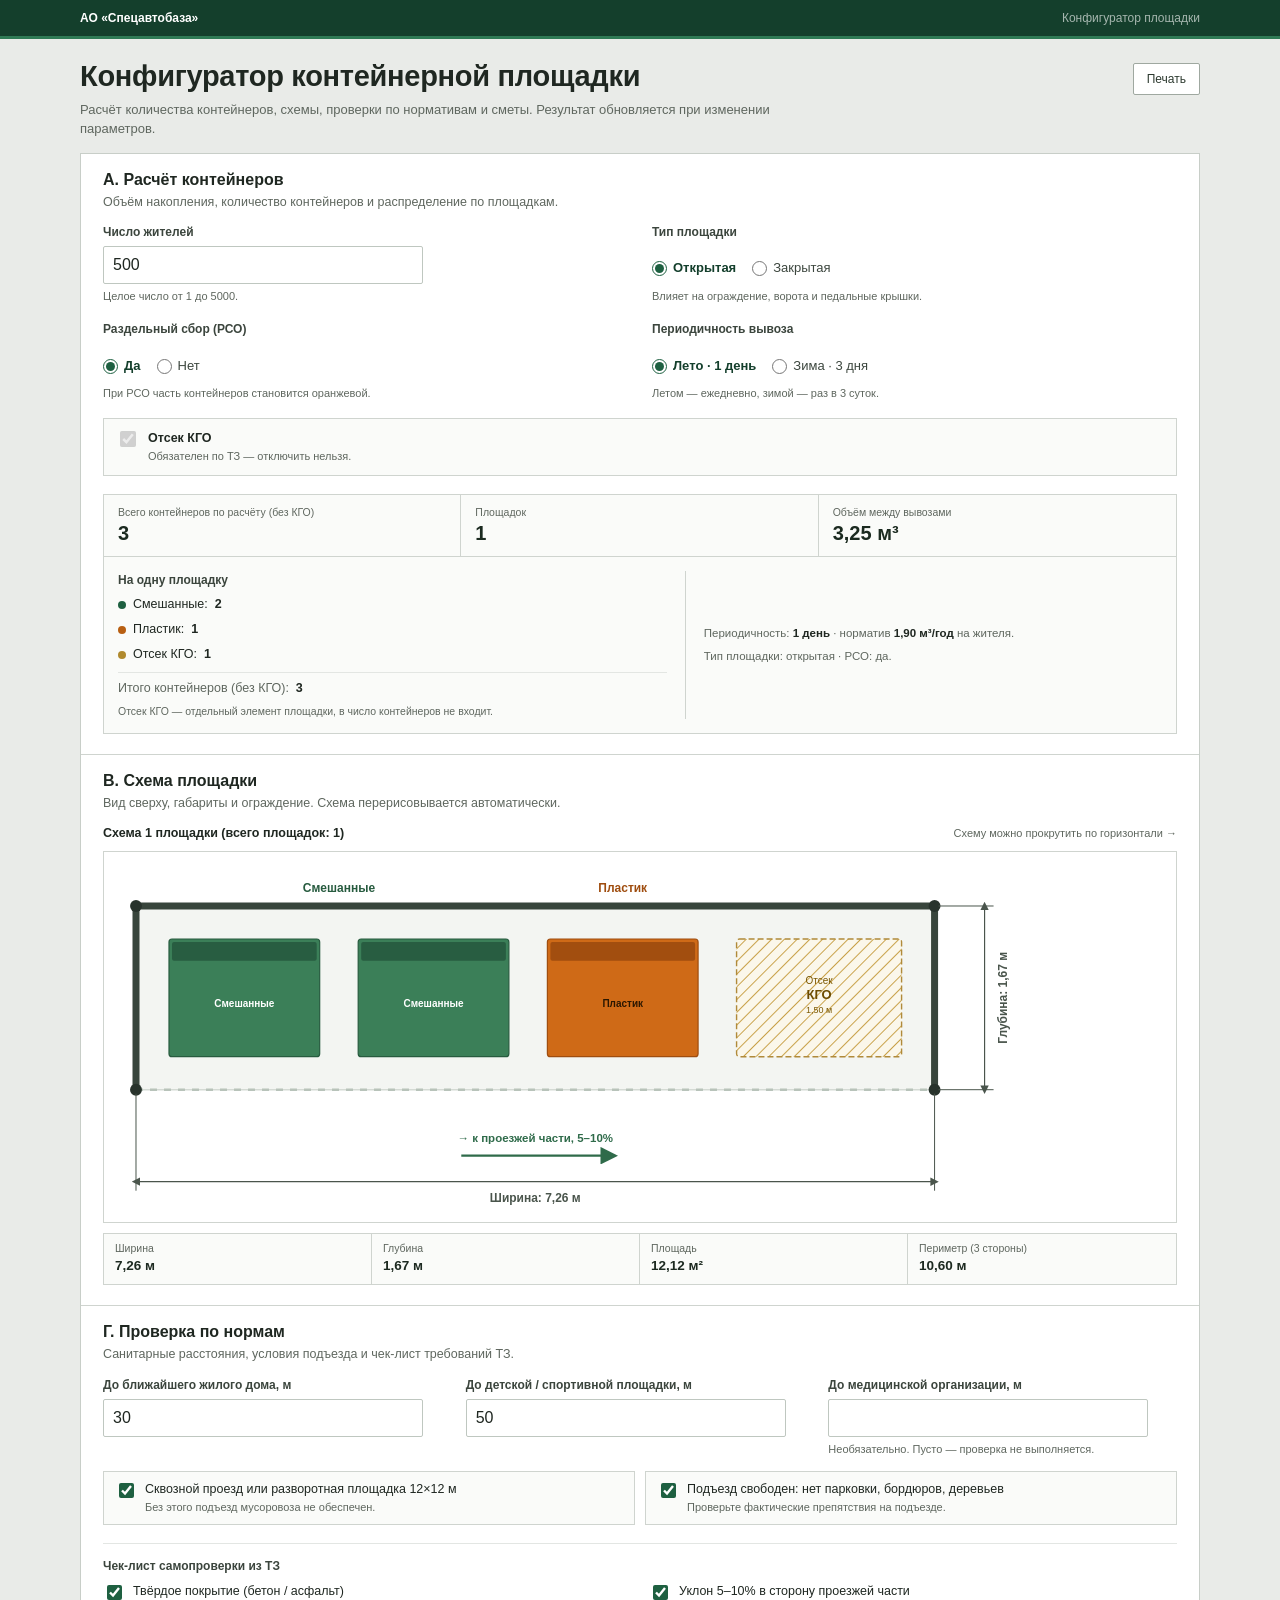
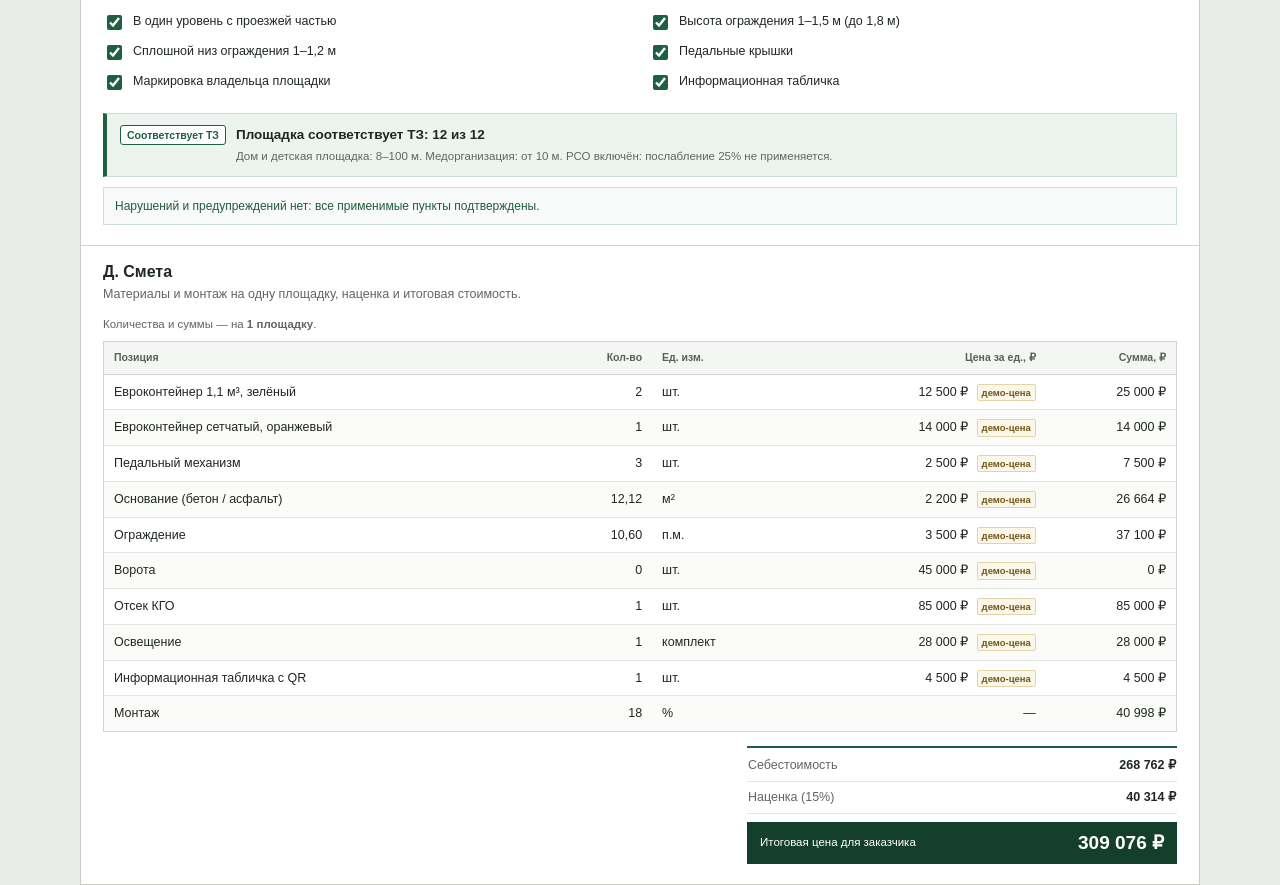
<file: sabproject/index.html>
<!DOCTYPE html>
<html lang="ru">
<head>
  <meta charset="utf-8">
  <meta name="viewport" content="width=device-width, initial-scale=1">
  <meta name="description" content="Конфигуратор контейнерной площадки АО «Спецавтобаза»: расчёт контейнеров, схема, проверка норм и смета.">
  <title>Конфигуратор контейнерной площадки — АО «Спецавтобаза»</title>
  <link rel="stylesheet" href="style.css">
</head>
<body>
  <header class="topbar">
    <div class="topbar-inner wrap">
      <span class="org" id="orgName">АО «Спецавтобаза»</span>
      <span class="topbar-note">Конфигуратор площадки</span>
    </div>
  </header>

  <main class="wrap page">
    <div class="page-title">
      <div class="page-title-main">
        <h1>Конфигуратор контейнерной площадки</h1>
        <p>Расчёт количества контейнеров, схемы, проверки по нормативам и сметы. Результат обновляется при изменении параметров.</p>
      </div>
      <div class="page-actions">
        <button type="button" class="print-button" id="printBtn">Печать</button>
      </div>
    </div>

    <div class="layout">
    <!-- Блок А. Расчёт контейнеров -->
    <section class="card" id="block-a" aria-labelledby="a-title">
      <div class="card-head">
        <h2 id="a-title">А. Расчёт контейнеров</h2>
        <p class="card-sub">Объём накопления, количество контейнеров и распределение по площадкам.</p>
      </div>

      <div class="card-body">
        <div class="form-grid">
          <div class="field">
            <label for="residents">Число жителей</label>
            <input id="residents" type="number" inputmode="numeric" min="1" max="5000" step="1"
                   autocomplete="off" aria-describedby="residentsHint residentsError">
            <p class="hint" id="residentsHint">Целое число от 1 до 5000.</p>
            <p class="field-error" id="residentsError" role="alert" hidden></p>
          </div>

          <div class="field">
            <span class="label" id="siteTypeLabel">Тип площадки</span>
            <div class="segmented" role="radiogroup" aria-labelledby="siteTypeLabel">
              <label>
                <input type="radio" name="siteType" value="open">
                <span>Открытая</span>
              </label>
              <label>
                <input type="radio" name="siteType" value="closed">
                <span>Закрытая</span>
              </label>
            </div>
            <p class="hint">Влияет на ограждение, ворота и педальные крышки.</p>
          </div>

          <div class="field">
            <span class="label" id="rsoLabel">Раздельный сбор (РСО)</span>
            <div class="segmented" role="radiogroup" aria-labelledby="rsoLabel">
              <label>
                <input type="radio" name="rso" value="yes">
                <span>Да</span>
              </label>
              <label>
                <input type="radio" name="rso" value="no">
                <span>Нет</span>
              </label>
            </div>
            <p class="hint">При РСО часть контейнеров становится оранжевой.</p>
          </div>

          <div class="field">
            <span class="label" id="seasonLabel">Периодичность вывоза</span>
            <div class="segmented" role="radiogroup" aria-labelledby="seasonLabel">
              <label>
                <input type="radio" name="season" value="summer">
                <span id="seasonSummerLabel">Лето · 1 день</span>
              </label>
              <label>
                <input type="radio" name="season" value="winter">
                <span id="seasonWinterLabel">Зима · 3 дня</span>
              </label>
            </div>
            <p class="hint" id="seasonHint">Летом — ежедневно, зимой — раз в 3 суток.</p>
          </div>

          <label class="switch-card" for="kgoRequired">
            <input id="kgoRequired" type="checkbox" checked disabled>
            <span class="switch-text">
              <strong>Отсек КГО</strong>
              <small>Обязателен по ТЗ — отключить нельзя.</small>
            </span>
          </label>
        </div>

        <div class="result-panel" aria-live="polite">
          <div class="metrics">
            <div class="metric">
              <span>Всего контейнеров по расчёту (без КГО)</span>
              <strong id="totalContainers">—</strong>
            </div>
            <div class="metric">
              <span>Площадок</span>
              <strong id="sitesCount">—</strong>
            </div>
            <div class="metric">
              <span>Объём между вывозами</span>
              <strong id="volumeBetween">—</strong>
            </div>
          </div>

          <div class="split">
            <div>
              <h3>На одну площадку</h3>
              <ul class="dot-list">
                <li><span class="dot green" aria-hidden="true"></span>Смешанные: <strong id="greenPerSite">—</strong></li>
                <li><span class="dot orange" aria-hidden="true"></span>Пластик: <strong id="orangePerSite">—</strong></li>
                <li><span class="dot kgo" aria-hidden="true"></span>Отсек КГО: <strong id="kgoPerSite">—</strong></li>
                <li class="dot-total">Итого контейнеров (без КГО): <strong id="totalPerSite">—</strong></li>
              </ul>
              <p class="dot-note">Отсек КГО — отдельный элемент площадки, в число контейнеров не входит.</p>
            </div>
            <div class="calc-meta">
              <p id="periodNote">—</p>
              <p id="installedNote">—</p>
            </div>
          </div>

          <div class="alert alert-warning" id="calcWarning" role="alert" hidden></div>
        </div>
      </div>
    </section>

    <!-- Блок В. Схема -->
    <section class="card" id="block-b" aria-labelledby="b-title">
      <div class="card-head">
        <h2 id="b-title">В. Схема площадки</h2>
        <p class="card-sub">Вид сверху, габариты и ограждение. Схема перерисовывается автоматически.</p>
      </div>

      <div class="card-body">
        <div class="scheme-toolbar">
          <p class="scheme-caption" id="schemeCaption">Схема 1 площадки</p>
          <p class="scheme-hint">Схему можно прокрутить по горизонтали →</p>
        </div>

        <div class="scheme-scroll" id="schemeScroll" tabindex="0" aria-label="Схема площадки, прокручивается по горизонтали">
          <div id="schemeSvg"></div>
        </div>

        <div class="stats">
          <div class="stat">
            <span>Ширина</span>
            <strong id="geoWidth">—</strong>
          </div>
          <div class="stat">
            <span>Глубина</span>
            <strong id="geoDepth">—</strong>
          </div>
          <div class="stat">
            <span>Площадь</span>
            <strong id="geoArea">—</strong>
          </div>
          <div class="stat">
            <span id="geoPerimeterLabel">Периметр ограждения</span>
            <strong id="geoPerimeter">—</strong>
          </div>
        </div>
      </div>
    </section>

    <!-- Блок Г. Проверка по нормам -->
    <section class="card" id="block-g" aria-labelledby="g-title">
      <div class="card-head">
        <h2 id="g-title">Г. Проверка по нормам</h2>
        <p class="card-sub">Санитарные расстояния, условия подъезда и чек-лист требований ТЗ.</p>
      </div>

      <div class="card-body">
        <div class="norms-grid">
          <div class="field">
            <label for="houseDistance">До ближайшего жилого дома, м</label>
            <input id="houseDistance" type="text" inputmode="decimal" autocomplete="off"
                   aria-describedby="houseDistanceError">
            <p class="field-error" id="houseDistanceError" role="alert" hidden></p>
          </div>

          <div class="field">
            <label for="playgroundDistance">До детской / спортивной площадки, м</label>
            <input id="playgroundDistance" type="text" inputmode="decimal" autocomplete="off"
                   aria-describedby="playgroundDistanceError">
            <p class="field-error" id="playgroundDistanceError" role="alert" hidden></p>
          </div>

          <div class="field">
            <label for="medicalDistance">До медицинской организации, м</label>
            <input id="medicalDistance" type="text" inputmode="decimal" autocomplete="off"
                   aria-describedby="medicalDistanceHint medicalDistanceError">
            <p class="hint" id="medicalDistanceHint">Необязательно. Пусто — проверка не выполняется.</p>
            <p class="field-error" id="medicalDistanceError" role="alert" hidden></p>
          </div>
        </div>

        <div class="access-grid">
          <label class="check-card" for="turnaround">
            <input id="turnaround" type="checkbox">
            <span>
              <span id="turnaroundText">Сквозной проезд или разворотная площадка 12×12 м</span>
              <small>Без этого подъезд мусоровоза не обеспечен.</small>
            </span>
          </label>
          <label class="check-card" for="accessFree">
            <input id="accessFree" type="checkbox">
            <span>
              Подъезд свободен: нет парковки, бордюров, деревьев
              <small>Проверьте фактические препятствия на подъезде.</small>
            </span>
          </label>
        </div>

        <p class="checklist-title">Чек-лист самопроверки из ТЗ</p>
        <div class="checklist" id="checklist"></div>

        <div class="verdict" id="checkVerdict" aria-live="polite">
          <span class="verdict-badge" id="verdictBadge">—</span>
          <div>
            <strong id="complianceText">—</strong>
            <p id="normHint">—</p>
          </div>
        </div>

        <div class="issues" id="checkIssues"></div>
      </div>
    </section>

    <!-- Блок Д. Смета -->
    <section class="card" id="block-d" aria-labelledby="d-title">
      <div class="card-head">
        <h2 id="d-title">Д. Смета</h2>
        <p class="card-sub">Материалы и монтаж на одну площадку, наценка и итоговая стоимость.</p>
      </div>

      <div class="card-body">
        <p class="table-note" id="budgetNote">—</p>

        <div class="table-wrap">
          <table class="budget-table">
            <thead>
              <tr>
                <th scope="col">Позиция</th>
                <th scope="col" class="num">Кол-во</th>
                <th scope="col">Ед. изм.</th>
                <th scope="col" class="num">Цена за ед., ₽</th>
                <th scope="col" class="num">Сумма, ₽</th>
              </tr>
            </thead>
            <tbody id="budgetBody"></tbody>
          </table>
        </div>

        <div class="totals" id="budgetTotals"></div>
      </div>
    </section>
    </div>
  </main>

  <script src="config.js"></script>
  <script src="calc.js"></script>
  <script src="scheme.js"></script>
  <script src="check.js"></script>
  <script src="budget.js"></script>
  <script>
    (function () {
      'use strict';

      const C = window.APP_CONFIG;
      const App = window.App;
      const $ = function (id) { return document.getElementById(id); };

      const state = {
        residents: C.defaults.residents,
        siteType: C.defaults.siteType,
        isRso: C.defaults.isRso,
        season: C.defaults.season,
        distances: {
          house: C.defaults.houseDistance,
          playground: C.defaults.playgroundDistance,
          medical: null
        },
        access: {
          turnaround: C.defaults.turnaround,
          accessFree: C.defaults.accessFree
        },
        checklist: {}
      };

      C.checklist.forEach(function (item) {
        state.checklist[item.id] = true;
      });

      /* Инициализация полей из config.js */
      $('orgName').textContent = C.meta.orgName;

      $('residents').min = String(C.validation.residentsMin);
      $('residents').max = String(C.validation.residentsMax);
      $('residents').value = String(C.defaults.residents);
      $('residentsHint').textContent =
        'Целое число от ' + C.validation.residentsMin + ' до ' + C.validation.residentsMax + '.';

      const summerDays = C.waste.daysBetween.summer;
      const winterDays = C.waste.daysBetween.winter;
      $('seasonSummerLabel').textContent =
        'Лето · ' + summerDays + ' ' + App.Utils.plural(summerDays, 'день', 'дня', 'дней');
      $('seasonWinterLabel').textContent =
        'Зима · ' + winterDays + ' ' + App.Utils.plural(winterDays, 'день', 'дня', 'дней');
      $('seasonHint').textContent =
        'Летом — ' +
        (summerDays === 1 ? 'ежедневно' : 'раз в ' + summerDays + ' суток') +
        ', зимой — раз в ' + winterDays + ' суток.';

      const turnaroundSide = C.access.turnaroundSide;
      $('turnaroundText').textContent =
        'Сквозной проезд или разворотная площадка ' + turnaroundSide + '×' + turnaroundSide + ' м';

      $('houseDistance').value = String(C.defaults.houseDistance).replace('.', ',');
      $('playgroundDistance').value = String(C.defaults.playgroundDistance).replace('.', ',');
      $('medicalDistance').value = C.defaults.medicalDistance == null
        ? ''
        : String(C.defaults.medicalDistance).replace('.', ',');
      $('turnaround').checked = Boolean(C.defaults.turnaround);
      $('accessFree').checked = Boolean(C.defaults.accessFree);

      function setRadio(name, value) {
        const radio = document.querySelector('input[name="' + name + '"][value="' + value + '"]');
        if (radio) radio.checked = true;
      }

      setRadio('siteType', C.defaults.siteType);
      setRadio('rso', C.defaults.isRso ? 'yes' : 'no');
      setRadio('season', C.defaults.season);

      /* Чек-лист строится из config.js */
      const checklistWrap = $('checklist');
      C.checklist.forEach(function (item) {
        const label = document.createElement('label');
        label.className = 'check-row';
        label.dataset.appliesTo = item.appliesTo;

        const input = document.createElement('input');
        input.type = 'checkbox';
        input.checked = true;
        input.dataset.check = item.id;

        const text = document.createElement('span');
        text.textContent = item.label;

        label.appendChild(input);
        label.appendChild(text);
        checklistWrap.appendChild(label);
      });

      function applySiteTypeVisibility() {
        const rows = checklistWrap.querySelectorAll('.check-row');
        rows.forEach(function (row) {
          row.hidden = row.dataset.appliesTo === 'open' && state.siteType !== 'open';
        });
      }

      /* Чтение и валидация полей */
      function checkedValue(name, fallback) {
        const radio = document.querySelector('input[name="' + name + '"]:checked');
        return radio ? radio.value : fallback;
      }

      function validateResidents() {
        const input = $('residents');
        const error = $('residentsError');
        const parsed = App.Calc.parseResidents(input.value);

        if (parsed.ok) {
          state.residents = parsed.value;
          error.hidden = true;
          error.textContent = '';
          input.classList.remove('invalid');
          input.removeAttribute('aria-invalid');
          return;
        }

        error.hidden = false;
        error.textContent = parsed.error + ' Показан расчёт для ' + state.residents + ' ' +
          App.Utils.plural(state.residents, 'жителя', 'жителей', 'жителей') + '.';
        input.classList.add('invalid');
        input.setAttribute('aria-invalid', 'true');
      }

      function readDistance(inputId, errorId, optional) {
        const input = $(inputId);
        const error = $(errorId);
        const raw = input.value.trim().replace(',', '.');

        function markInvalid(message) {
          error.hidden = false;
          error.textContent = message;
          input.classList.add('invalid');
          input.setAttribute('aria-invalid', 'true');
          // Возвращаем исходную строку: check.js увидит нечисловое значение и даст красный статус.
          return raw;
        }

        if (raw === '') {
          input.classList.remove('invalid');
          input.removeAttribute('aria-invalid');

          if (optional) {
            error.hidden = true;
            error.textContent = '';
            return null;
          }

          error.hidden = false;
          error.textContent = 'Укажите расстояние — обязательное поле.';
          input.classList.add('invalid');
          input.setAttribute('aria-invalid', 'true');
          return null;
        }

        if (!/^\d+(\.\d*)?$/.test(raw)) {
          return markInvalid('Только неотрицательное число, например 30 или 30,5.');
        }

        const value = Number(raw);
        if (!Number.isFinite(value) || value < C.validation.distanceMin || value > C.validation.distanceMax) {
          return markInvalid(
            'Введите число от ' + C.validation.distanceMin + ' до ' + C.validation.distanceMax + ' м.'
          );
        }

        error.hidden = true;
        error.textContent = '';
        input.classList.remove('invalid');
        input.removeAttribute('aria-invalid');
        return value;
      }

      /* Отрисовка Блока А */
      function renderCalc(calc) {
        $('totalContainers').textContent = String(calc.totalContainers);
        $('sitesCount').textContent = String(calc.sites);
        $('volumeBetween').textContent = App.Utils.num(calc.volumeBetween, 2) + ' м³';

        $('greenPerSite').textContent = String(calc.greenPerSite);
        $('orangePerSite').textContent = String(calc.orangePerSite);
        $('kgoPerSite').textContent = String(calc.kgoPerSite);
        $('totalPerSite').textContent = String(calc.totalPerSite);

        const dayWord = App.Utils.plural(calc.daysBetween, 'день', 'дня', 'дней');
        $('periodNote').innerHTML =
          'Периодичность: <strong>' + calc.daysBetween + ' ' + dayWord + '</strong> · ' +
          'норматив <strong>' + App.Utils.num(C.waste.normPerCapitaYear, 2) + ' м³/год</strong> на жителя.';

        let installedText;
        if (calc.sites > 1) {
          installedText =
            'С учётом округления: ' + calc.installedTotal + ' контейнеров на ' +
            calc.sites + ' площадках (по ' + calc.totalPerSite + ' на каждую).';
        } else {
          installedText =
            'Тип площадки: ' + (state.siteType === 'open' ? 'открытая' : 'закрытая') +
            ' · РСО: ' + (calc.isRso ? 'да' : 'нет') + '.';
        }
        $('installedNote').textContent = installedText;

        const warning = $('calcWarning');
        warning.hidden = !calc.exceedsLimit;
        warning.textContent = '';

        if (calc.exceedsLimit) {
          const title = document.createElement('strong');
          title.textContent = calc.limitMessage;
          warning.appendChild(title);

          if (calc.limitDetails.length > 0) {
            const list = document.createElement('ul');
            list.className = 'alert-details';
            calc.limitDetails.forEach(function (detail) {
              const li = document.createElement('li');
              li.textContent = detail;
              list.appendChild(li);
            });
            warning.appendChild(list);
          }
        }
      }

      /* Отрисовка Блока В */
      function renderScheme(calc, scheme) {
        $('schemeCaption').textContent =
          'Схема 1 площадки (всего площадок: ' + calc.sites + ')';

        App.Scheme.render($('schemeSvg'), scheme);

        $('geoWidth').textContent = App.Utils.num(scheme.width, 2) + ' м';
        $('geoDepth').textContent = App.Utils.num(scheme.depth, 2) + ' м';
        $('geoArea').textContent = App.Utils.num(scheme.area, 2) + ' м²';
        $('geoPerimeterLabel').textContent =
          'Периметр (' + scheme.fenceSides + ' ' + App.Utils.plural(scheme.fenceSides, 'сторона', 'стороны', 'сторон') + ')';
        $('geoPerimeter').textContent = App.Utils.num(scheme.perimeter, 2) + ' м';
      }

      /* Отрисовка Блока Г */
      function renderCheck(check) {
        const verdict = $('checkVerdict');
        verdict.className = 'verdict ' + check.status;
        $('verdictBadge').textContent = check.statusLabel;
        $('complianceText').textContent = check.complianceText;
        $('normHint').textContent = check.normHint;

        const box = $('checkIssues');
        box.textContent = '';

        if (check.issues.length === 0) {
          const empty = document.createElement('div');
          empty.className = 'issues-empty';
          empty.textContent = 'Нарушений и предупреждений нет: все применимые пункты подтверждены.';
          box.appendChild(empty);
          return;
        }

        check.issues.forEach(function (item) {
          const row = document.createElement('div');
          row.className = 'issue ' + item.status;

          const text = document.createElement('div');
          const title = document.createElement('strong');
          title.textContent = item.label;
          const message = document.createElement('p');
          message.textContent = item.message;

          text.appendChild(title);
          text.appendChild(message);
          row.appendChild(text);
          box.appendChild(row);
        });
      }

      /* Отрисовка Блока Д */
      function renderBudget(budget) {
        const body = $('budgetBody');
        body.textContent = '';

        budget.rows.forEach(function (row) {
          const tr = document.createElement('tr');

          const name = document.createElement('td');
          name.dataset.label = 'Позиция';
          name.textContent = row.name;

          const qty = document.createElement('td');
          qty.className = 'num';
          qty.dataset.label = 'Кол-во';
          qty.textContent = (row.unit === 'м²' || row.unit === 'п.м.')
            ? App.Utils.num(row.qty, 2)
            : App.Utils.num(row.qty, 0);

          const unit = document.createElement('td');
          unit.dataset.label = 'Ед. изм.';
          unit.textContent = row.unit;

          const price = document.createElement('td');
          price.className = 'num';
          price.dataset.label = 'Цена за ед.';

          if (row.price == null) {
            price.textContent = '—';
          } else {
            price.textContent = App.Utils.money(row.price);
            if (row.isEstimate) {
              const badge = document.createElement('span');
              badge.className = 'badge';
              badge.textContent = 'демо-цена';
              price.appendChild(document.createTextNode(' '));
              price.appendChild(badge);
            }
          }

          const sum = document.createElement('td');
          sum.className = 'num';
          sum.dataset.label = 'Сумма';
          sum.textContent = App.Utils.money(row.sum);

          tr.appendChild(name);
          tr.appendChild(qty);
          tr.appendChild(unit);
          tr.appendChild(price);
          tr.appendChild(sum);
          body.appendChild(tr);
        });

        const sites = budget.sites;
        $('budgetNote').innerHTML = sites > 1
          ? 'Количества и суммы — на <strong>1 площадку</strong>. Всего площадок: <strong>' +
            sites + '</strong>. Итог за все площадки — ниже.'
          : 'Количества и суммы — на <strong>1 площадку</strong>.';

        const totals = $('budgetTotals');
        totals.textContent = '';

        function addRow(label, value) {
          const row = document.createElement('div');
          row.className = 'total-row';
          const name = document.createElement('span');
          name.textContent = label;
          const amount = document.createElement('strong');
          amount.textContent = value;
          row.appendChild(name);
          row.appendChild(amount);
          totals.appendChild(row);
        }

        if (sites > 1) {
          addRow('Себестоимость 1 площадки', App.Utils.money(budget.cost));
          addRow('Наценка (' + budget.markupPercent + '%)', App.Utils.money(budget.markup));
          addRow('Итоговая цена 1 площадки', App.Utils.money(budget.total));
        } else {
          addRow('Себестоимость', App.Utils.money(budget.cost));
          addRow('Наценка (' + budget.markupPercent + '%)', App.Utils.money(budget.markup));
        }

        const grand = document.createElement('div');
        grand.className = 'grand-total';
        const grandLabel = document.createElement('span');
        const grandValue = document.createElement('strong');

        if (sites > 1) {
          const sitesWord = App.Utils.plural(sites, 'площадку', 'площадки', 'площадок');
          grandLabel.textContent = 'Итого за ' + sites + ' ' + sitesWord + ' (цена одной × ' + sites + ')';
          grandValue.textContent = App.Utils.money(budget.totalAll);
        } else {
          grandLabel.textContent = 'Итоговая цена для заказчика';
          grandValue.textContent = App.Utils.money(budget.total);
        }

        grand.appendChild(grandLabel);
        grand.appendChild(grandValue);
        totals.appendChild(grand);
      }

      /* Полный пересчёт */
      function recalc() {
        state.siteType = checkedValue('siteType', C.defaults.siteType);
        state.isRso = checkedValue('rso', C.defaults.isRso ? 'yes' : 'no') === 'yes';
        state.season = checkedValue('season', C.defaults.season);

        state.access.turnaround = $('turnaround').checked;
        state.access.accessFree = $('accessFree').checked;

        checklistWrap.querySelectorAll('[data-check]').forEach(function (input) {
          state.checklist[input.dataset.check] = input.checked;
        });

        applySiteTypeVisibility();
        validateResidents();

        state.distances.house = readDistance('houseDistance', 'houseDistanceError', false);
        state.distances.playground = readDistance('playgroundDistance', 'playgroundDistanceError', false);
        state.distances.medical = readDistance('medicalDistance', 'medicalDistanceError', true);

        const calc = App.Calc.compute({
          residents: state.residents,
          isRso: state.isRso,
          season: state.season
        });

        const scheme = App.Scheme.compute({
          greenPerSite: calc.greenPerSite,
          orangePerSite: calc.orangePerSite,
          siteType: state.siteType
        });

        const check = App.Check.evaluate({
          isRso: state.isRso,
          siteType: state.siteType,
          houseDistance: state.distances.house,
          playgroundDistance: state.distances.playground,
          medicalDistance: state.distances.medical,
          turnaround: state.access.turnaround,
          accessFree: state.access.accessFree,
          checklist: state.checklist
        });

        const budget = App.Budget.compute({
          calc: calc,
          scheme: scheme,
          siteType: state.siteType
        });

        renderCalc(calc);
        renderScheme(calc, scheme);
        renderCheck(check);
        renderBudget(budget);
      }

      $('printBtn').addEventListener('click', function () {
        window.print();
      });

      document.addEventListener('input', recalc);
      document.addEventListener('change', recalc);

      recalc();
    })();
  </script>
</body>
</html>
</file>
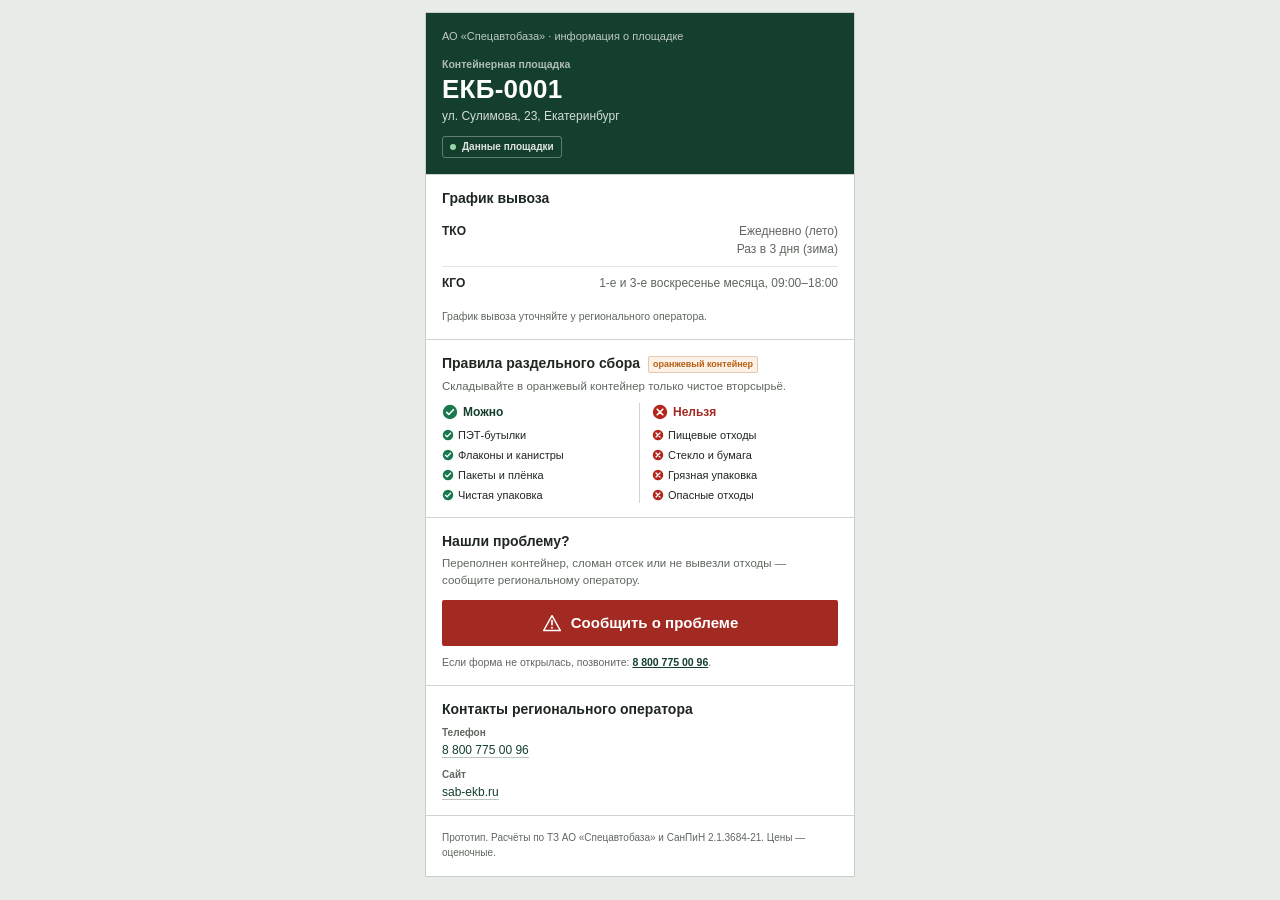
<file: sabproject/qr.html>
<!DOCTYPE html>
<html lang="ru">
<head>
  <meta charset="utf-8">
  <meta name="viewport" content="width=device-width, initial-scale=1">
  <meta name="description" content="Информация о контейнерной площадке АО «Спецавтобаза»: график вывоза, правила РСО, сообщение о проблеме.">
  <title>Контейнерная площадка — АО «Спецавтобаза»</title>
  <link rel="stylesheet" href="style.css">
</head>
<body class="qr-page">
  <main class="qr-shell">
    <header class="qr-head">
      <div class="qr-brand"><span id="qrOrgName">АО «Спецавтобаза»</span> · информация о площадке</div>
      <div class="qr-plate">
        <span class="qr-label">Контейнерная площадка</span>
        <strong id="siteId">ЕКБ-0001</strong>
        <span class="qr-address" id="siteAddress">ул. Сулимова, 23, Екатеринбург</span>
      </div>
      <span class="status-pill" id="siteStatus">Данные площадки</span>
    </header>

    <!-- График вывоза -->
    <section class="qr-card" aria-labelledby="schedule-title">
      <h2 id="schedule-title">График вывоза</h2>
      <div class="schedule-row">
        <span class="schedule-name">ТКО</span>
        <span class="schedule-value" id="tkoSchedule">—</span>
      </div>
      <div class="schedule-row">
        <span class="schedule-name">КГО</span>
        <span class="schedule-value" id="kgoSchedule">—</span>
      </div>
      <p class="qr-note" id="scheduleNote"></p>
    </section>

    <!-- Правила раздельного сбора -->
    <section class="qr-card" aria-labelledby="rules-title">
      <h2 id="rules-title">
        Правила раздельного сбора
        <span class="tag orange">оранжевый контейнер</span>
      </h2>
      <p class="qr-card-sub">Складывайте в оранжевый контейнер только чистое вторсырьё.</p>
      <div class="rules-grid">
        <div class="rules-col can">
          <div class="rules-head">
            <svg viewBox="0 0 20 20" aria-hidden="true" focusable="false">
              <circle cx="10" cy="10" r="9" fill="#18794e"></circle>
              <path d="M5.8 10.4l2.7 2.7 5.7-6" fill="none" stroke="#fff" stroke-width="2" stroke-linecap="round" stroke-linejoin="round"></path>
            </svg>
            Можно
          </div>
          <ul id="rulesCan"></ul>
        </div>
        <div class="rules-col cannot">
          <div class="rules-head">
            <svg viewBox="0 0 20 20" aria-hidden="true" focusable="false">
              <circle cx="10" cy="10" r="9" fill="#b3261e"></circle>
              <path d="M6.5 6.5l7 7M13.5 6.5l-7 7" fill="none" stroke="#fff" stroke-width="2" stroke-linecap="round"></path>
            </svg>
            Нельзя
          </div>
          <ul id="rulesCannot"></ul>
        </div>
      </div>
    </section>

    <!-- Сообщить о проблеме -->
    <section class="qr-card" aria-labelledby="report-title">
      <h2 id="report-title">Нашли проблему?</h2>
      <p class="qr-card-sub">Переполнен контейнер, сломан отсек или не вывезли отходы — сообщите региональному оператору.</p>
      <a class="qr-cta" id="complaintLink" href="#" target="_blank" rel="noopener">
        <svg viewBox="0 0 24 24" aria-hidden="true" focusable="false">
          <path d="M12 3.2 22 21H2L12 3.2Z" fill="none" stroke="#fff" stroke-width="1.8" stroke-linejoin="round"></path>
          <path d="M12 9v5.2" fill="none" stroke="#fff" stroke-width="2" stroke-linecap="round"></path>
          <circle cx="12" cy="17.6" r="1.15" fill="#fff"></circle>
        </svg>
        Сообщить о проблеме
      </a>
      <p class="qr-note">
        Если форма не открылась, позвоните:
        <a id="formPhone" href="tel:88007750096">8 800 775 00 96</a>.
      </p>
    </section>

    <!-- Контакты -->
    <section class="qr-card" aria-labelledby="contacts-title">
      <h2 id="contacts-title">Контакты регионального оператора</h2>
      <dl class="contacts">
        <dt>Телефон</dt>
        <dd><a id="contactPhone" href="tel:88007750096">8 800 775 00 96</a></dd>
        <dt>Сайт</dt>
        <dd><a id="contactSite" href="https://sab-ekb.ru" target="_blank" rel="noopener">sab-ekb.ru</a></dd>
      </dl>
    </section>

    <footer class="qr-footer">
      <p id="qrFooterText">Прототип. Расчёты по ТЗ АО «Спецавтобаза» и СанПиН 2.1.3684-21. Цены — оценочные.</p>
    </footer>
  </main>

  <script src="config.js"></script>
  <script>
    (function () {
      'use strict';

      const C = window.APP_CONFIG;
      const $ = function (id) { return document.getElementById(id); };

      $('qrOrgName').textContent = C.meta.orgName;
      $('qrFooterText').textContent = C.meta.footerText;

      /* id площадки из QR-ссылки. Без параметра показываем карточку по умолчанию. */
      const params = new URLSearchParams(window.location.search);
      const rawId = (params.get('id') || '').trim();
      const hasId = rawId !== '';
      const isKnownDefault = !hasId || rawId === C.qr.defaultId;
      const siteId = hasId ? rawId : C.qr.defaultId;

      $('siteId').textContent = siteId;
      $('siteAddress').textContent = isKnownDefault
        ? C.qr.defaultAddress
        : 'Адрес указан в паспорте площадки';
      $('siteStatus').textContent = hasId ? 'Площадка по QR-коду' : 'Данные площадки';

      /* График вывоза */
      $('tkoSchedule').textContent = '';
      const summer = document.createElement('span');
      summer.textContent = C.qr.schedule.tko.summer;
      const winter = document.createElement('span');
      winter.textContent = C.qr.schedule.tko.winter;
      $('tkoSchedule').appendChild(summer);
      $('tkoSchedule').appendChild(document.createElement('br'));
      $('tkoSchedule').appendChild(winter);

      $('kgoSchedule').textContent = C.qr.schedule.kgo.text;
      $('scheduleNote').textContent = C.qr.schedule.tko.note;

      /* Правила РСО: строим списки из config.js. */
      const checkIcon =
        '<svg viewBox="0 0 16 16" aria-hidden="true" focusable="false">' +
          '<circle cx="8" cy="8" r="7" fill="#18794e"></circle>' +
          '<path d="M4.6 8.2l2.2 2.2 4.6-4.8" fill="none" stroke="#fff" stroke-width="1.7" stroke-linecap="round" stroke-linejoin="round"></path>' +
        '</svg>';

      const crossIcon =
        '<svg viewBox="0 0 16 16" aria-hidden="true" focusable="false">' +
          '<circle cx="8" cy="8" r="7" fill="#b3261e"></circle>' +
          '<path d="M5.4 5.4l5.2 5.2M10.6 5.4l-5.2 5.2" fill="none" stroke="#fff" stroke-width="1.7" stroke-linecap="round"></path>' +
        '</svg>';

      function fillRuleList(target, items, icon) {
        target.textContent = '';
        items.forEach(function (text) {
          const li = document.createElement('li');
          li.insertAdjacentHTML('beforeend', icon);
          const label = document.createElement('span');
          label.textContent = text;
          li.appendChild(label);
          target.appendChild(li);
        });
      }

      fillRuleList($('rulesCan'), C.qr.rsoRules.can, checkIcon);
      fillRuleList($('rulesCannot'), C.qr.rsoRules.cannot, crossIcon);

      /* Ссылка на Google Form с подстановкой id площадки. */
      const separator = C.links.complaintFormUrl.indexOf('?') === -1 ? '?' : '&';
      $('complaintLink').href =
        C.links.complaintFormUrl +
        separator +
        encodeURIComponent(C.links.complaintIdParam) +
        '=' +
        encodeURIComponent(siteId);

      /* Контакты */
      const phoneHref = 'tel:' + C.contacts.phone.replace(/[^\d+]/g, '');
      const siteHref = /^https?:\/\//.test(C.contacts.site)
        ? C.contacts.site
        : 'https://' + C.contacts.site;

      $('contactPhone').textContent = C.contacts.phone;
      $('contactPhone').href = phoneHref;
      $('contactSite').textContent = C.contacts.site;
      $('contactSite').href = siteHref;
      $('formPhone').textContent = C.contacts.phone;
      $('formPhone').href = phoneHref;
    })();
  </script>
</body>
</html>
</file>
<file: sabproject/style.css>
/* style.css — интерфейс конфигуратора контейнерной площадки */

:root {
  --bg: #e9ebe8;
  --surface: #ffffff;
  --ink: #1f2721;
  --muted: #5f675f;
  --line: #cfd4cf;
  --line-soft: #e3e6e3;
  --green: #1e6041;
  --green-dark: #143f2c;
  --green-soft: #edf4ef;
  --orange: #b85f12;
  --orange-soft: #fbf1e7;
  --red: #a32a22;
  --red-soft: #f9eeec;
  --red-line: #e2c2bd;
  --yellow: #7c5a00;
  --yellow-soft: #fbf5e2;
  --yellow-line: #e5d5a6;
  --font: Arial, "Helvetica Neue", Helvetica, sans-serif;
}

*,
*::before,
*::after {
  box-sizing: border-box;
}

body {
  margin: 0;
  background: var(--bg);
  color: var(--ink);
  font-family: var(--font);
  font-size: 14px;
  line-height: 1.5;
  -webkit-font-smoothing: antialiased;
}

[hidden] {
  display: none !important;
}

img,
svg {
  max-width: 100%;
}

button,
input,
select,
textarea {
  font: inherit;
}

a {
  color: var(--green);
}

.wrap {
  width: min(1120px, calc(100% - 32px));
  margin: 0 auto;
}

/* Верхняя полоса и заголовок страницы */
.topbar {
  background: var(--green-dark);
  border-bottom: 3px solid #2f7a55;
  color: #fff;
}

.topbar-inner {
  display: flex;
  flex-wrap: wrap;
  align-items: center;
  justify-content: space-between;
  gap: 4px 16px;
  padding: 9px 0;
  font-size: 12px;
}

.topbar .org {
  font-weight: 600;
}

.topbar-note {
  color: rgba(255, 255, 255, 0.62);
}

.page {
  padding-top: 20px;
}

.page-title {
  display: flex;
  align-items: flex-start;
  justify-content: space-between;
  gap: 16px;
  margin: 0 0 14px;
}

.page-title-main {
  min-width: 0;
}

.page-title h1 {
  margin: 0;
  font-size: clamp(23px, 2.7vw, 29px);
  font-weight: 700;
  line-height: 1.2;
  letter-spacing: -0.01em;
}

.page-title p {
  max-width: 760px;
  margin: 6px 0 0;
  color: var(--muted);
  font-size: 13px;
  line-height: 1.5;
}

.page-actions {
  flex: 0 0 auto;
  padding-top: 4px;
}

.print-button {
  padding: 6px 13px;
  border: 1px solid #9fa8a0;
  border-radius: 2px;
  background: #fff;
  color: #2d3a30;
  font-size: 12px;
  cursor: pointer;
}

.print-button:hover {
  border-color: var(--green);
  color: var(--green);
}

.print-button:focus-visible {
  outline: 2px solid var(--green);
  outline-offset: 2px;
}

/* Единый лист с разделами */
.layout {
  display: block;
  margin: 0;
  padding: 0;
  background: var(--surface);
  border: 1px solid #c8cec8;
}

.card {
  min-width: 0;
  background: transparent;
  border: 0;
  border-radius: 0;
}

.card + .card {
  border-top: 1px solid var(--line);
}

.card-head {
  padding: 16px 22px 0;
}

.card-head h2 {
  margin: 0;
  font-size: 16px;
  font-weight: 700;
  line-height: 1.25;
}

.card-sub {
  margin: 3px 0 0;
  color: var(--muted);
  font-size: 12.5px;
  line-height: 1.45;
}

.card-body {
  min-width: 0;
  padding: 12px 22px 20px;
}

/* Поля ввода */
.form-grid {
  display: grid;
  grid-template-columns: repeat(2, minmax(0, 1fr));
  gap: 16px 24px;
}

.field {
  min-width: 0;
}

.field > label,
.field > .label {
  display: block;
  margin-bottom: 5px;
  color: #3b453d;
  font-size: 12px;
  font-weight: 600;
}

input[type="text"],
input[type="number"] {
  width: 100%;
  max-width: 320px;
  height: 38px;
  padding: 0 9px;
  border: 1px solid #bfc7c0;
  border-radius: 2px;
  background: #fff;
  color: var(--ink);
  font-size: 16px;
  font-variant-numeric: tabular-nums;
  outline: none;
  transition: border-color 0.12s ease, box-shadow 0.12s ease;
}

input[type="text"]:focus,
input[type="number"]:focus {
  border-color: var(--green);
  box-shadow: 0 0 0 2px rgba(30, 96, 65, 0.14);
}

input[type="text"].invalid,
input[type="number"].invalid {
  border-color: var(--red);
  background: #fffafa;
  box-shadow: 0 0 0 2px rgba(163, 42, 34, 0.1);
}

.hint {
  max-width: 380px;
  margin: 5px 0 0;
  color: var(--muted);
  font-size: 11px;
  line-height: 1.4;
}

.field-error {
  max-width: 380px;
  margin: 5px 0 0;
  color: var(--red);
  font-size: 11px;
  font-weight: 600;
  line-height: 1.4;
}

/* Радиокнопки в виде обычных элементов формы */
.segmented {
  display: flex;
  flex-wrap: wrap;
  align-items: center;
  gap: 6px 16px;
  min-height: 38px;
  padding-top: 8px;
}

.segmented label {
  display: flex;
  align-items: center;
  gap: 6px;
  min-width: 0;
}

.segmented input {
  flex: 0 0 auto;
  width: 15px;
  height: 15px;
  margin: 0;
  accent-color: var(--green);
}

.segmented span {
  color: #3d473f;
  font-size: 13px;
  font-weight: 400;
  line-height: 1.3;
  cursor: pointer;
}

.segmented input:checked + span {
  color: var(--green-dark);
  font-weight: 600;
}

.segmented label:hover span {
  color: var(--green-dark);
}

.segmented input:focus-visible {
  outline: 2px solid var(--green);
  outline-offset: 2px;
}

/* Обязательный отсек КГО */
.switch-card {
  display: flex;
  grid-column: 1 / -1;
  align-items: flex-start;
  gap: 9px;
  padding: 10px 12px;
  border: 1px solid var(--line);
  border-radius: 0;
  background: #fafbf9;
}

.switch-card input {
  flex: 0 0 auto;
  width: 16px;
  height: 16px;
  margin-top: 2px;
  accent-color: var(--green);
}

.switch-text {
  display: flex;
  flex-direction: column;
  gap: 1px;
  min-width: 0;
}

.switch-text strong {
  font-size: 12.5px;
  font-weight: 600;
}

.switch-text small {
  color: var(--muted);
  font-size: 11px;
}

/* Результаты Блока А */
.result-panel {
  margin-top: 18px;
  overflow: hidden;
  border: 1px solid var(--line);
  border-radius: 0;
  background: #fafbf9;
}

.metrics {
  display: grid;
  grid-template-columns: repeat(3, minmax(0, 1fr));
  border-bottom: 1px solid var(--line);
}

.metric {
  padding: 11px 14px;
  border-right: 1px solid var(--line);
}

.metric:last-child {
  border-right: 0;
}

.metric span {
  display: block;
  color: var(--muted);
  font-size: 10.5px;
  line-height: 1.3;
}

.metric strong {
  display: block;
  margin-top: 2px;
  color: #1b2a20;
  font-size: 20px;
  font-weight: 600;
  line-height: 1.15;
  font-variant-numeric: tabular-nums;
}

.split {
  display: grid;
  grid-template-columns: minmax(0, 1.15fr) minmax(0, 1fr);
  gap: 18px;
  padding: 14px;
}

.split h3 {
  margin: 0 0 6px;
  color: #3b453d;
  font-size: 12px;
  font-weight: 600;
}

.dot-list {
  display: grid;
  gap: 5px;
  margin: 0;
  padding: 0;
  list-style: none;
  font-size: 12.5px;
}

.dot-list li {
  display: flex;
  align-items: center;
  gap: 7px;
  min-height: 20px;
}

.dot {
  flex: 0 0 auto;
  width: 8px;
  height: 8px;
  border-radius: 50%;
}

.dot.green {
  background: var(--green);
}

.dot.orange {
  background: var(--orange);
}

.dot.kgo {
  background: #b08a2e;
}

.dot-total {
  margin-top: 2px;
  padding-top: 6px;
  border-top: 1px solid var(--line-soft);
  color: var(--muted);
}

.dot-total strong {
  color: var(--ink);
}

.dot-note {
  margin: 7px 0 0;
  color: var(--muted);
  font-size: 10.5px;
  line-height: 1.4;
}

.calc-meta {
  display: flex;
  flex-direction: column;
  justify-content: center;
  gap: 6px;
  padding: 0 0 0 18px;
  border-left: 1px solid var(--line);
  border-radius: 0;
  background: transparent;
  color: var(--muted);
  font-size: 11.5px;
  line-height: 1.5;
}

.calc-meta p {
  margin: 0;
}

.calc-meta strong {
  color: var(--ink);
}

.alert {
  margin: 12px 14px 14px;
  padding: 10px 12px;
  border: 1px solid var(--yellow-line);
  border-left: 4px solid #b58a18;
  border-radius: 0;
  background: var(--yellow-soft);
  color: #574100;
  font-size: 12.5px;
  line-height: 1.5;
}

.alert strong {
  display: block;
  margin-bottom: 2px;
  font-size: 12.5px;
}

.alert-details {
  margin: 6px 0 0;
  padding-left: 16px;
  font-size: 11.5px;
}

/* Схема */
.scheme-toolbar {
  display: flex;
  flex-wrap: wrap;
  align-items: baseline;
  justify-content: space-between;
  gap: 4px 14px;
  margin-bottom: 8px;
}

.scheme-caption {
  margin: 0;
  font-size: 12.5px;
  font-weight: 600;
}

.scheme-hint {
  margin: 0;
  color: var(--muted);
  font-size: 11px;
}

.scheme-scroll {
  overflow-x: auto;
  overflow-y: hidden;
  min-width: 0;
  max-width: 100%;
  padding: 8px;
  border: 1px solid var(--line);
  border-radius: 0;
  background: #fff;
  scrollbar-color: #b9c5bb #eef1ed;
  scrollbar-width: thin;
}

.scheme-scroll::-webkit-scrollbar {
  height: 8px;
}

.scheme-scroll::-webkit-scrollbar-track {
  background: #eef1ed;
}

.scheme-scroll::-webkit-scrollbar-thumb {
  background: #b9c5bb;
  border-radius: 4px;
}

.scheme-scroll:focus-visible {
  outline: 2px solid var(--green);
  outline-offset: 2px;
}

.scheme-scroll svg {
  display: block;
  max-width: none;
  height: auto;
}

.stats {
  display: grid;
  grid-template-columns: repeat(4, minmax(0, 1fr));
  margin-top: 10px;
  overflow: hidden;
  border: 1px solid var(--line);
  border-radius: 0;
}

.stat {
  padding: 8px 11px;
  border-right: 1px solid var(--line);
  background: #fafbf9;
}

.stat:last-child {
  border-right: 0;
}

.stat span {
  display: block;
  color: var(--muted);
  font-size: 10.5px;
  line-height: 1.3;
}

.stat strong {
  display: block;
  margin-top: 1px;
  color: #1d2a21;
  font-size: 13.5px;
  font-weight: 600;
  font-variant-numeric: tabular-nums;
}

/* Проверка по нормам */
.norms-grid {
  display: grid;
  grid-template-columns: repeat(auto-fit, minmax(200px, 1fr));
  gap: 14px;
}

.access-grid {
  display: grid;
  grid-template-columns: repeat(2, minmax(0, 1fr));
  gap: 10px;
  margin-top: 14px;
}

.check-card {
  display: flex;
  align-items: flex-start;
  gap: 8px;
  padding: 9px 11px;
  border: 1px solid var(--line);
  border-radius: 0;
  background: #fafbf9;
  font-size: 12.5px;
  line-height: 1.4;
  cursor: pointer;
}

.check-card input {
  flex: 0 0 auto;
  width: 15px;
  height: 15px;
  margin-top: 2px;
  accent-color: var(--green);
}

.check-card small {
  display: block;
  margin-top: 1px;
  color: var(--muted);
  font-size: 11px;
}

.check-card:has(input:not(:checked)) {
  border-color: var(--red-line);
  background: #fffaf9;
}

.checklist-title {
  margin: 18px 0 4px;
  padding-top: 13px;
  border-top: 1px solid var(--line-soft);
  color: #3b453d;
  font-size: 12px;
  font-weight: 600;
}

.checklist {
  display: grid;
  grid-template-columns: repeat(2, minmax(0, 1fr));
  gap: 2px 18px;
}

.check-row {
  display: flex;
  align-items: flex-start;
  gap: 8px;
  padding: 4px 0;
  font-size: 12.5px;
  line-height: 1.35;
  cursor: pointer;
}

.check-row input {
  flex: 0 0 auto;
  width: 15px;
  height: 15px;
  margin-top: 2px;
  accent-color: var(--green);
}

.check-row:has(input:not(:checked)) {
  color: #654d00;
}

.verdict {
  display: flex;
  align-items: flex-start;
  gap: 10px;
  margin-top: 16px;
  padding: 11px 13px;
  border: 1px solid var(--line);
  border-left-width: 4px;
  border-radius: 0;
}

.verdict.ok {
  border-color: #cadfd1;
  border-left-color: var(--green);
  background: var(--green-soft);
}

.verdict.warn {
  border-color: var(--yellow-line);
  border-left-color: #b58a18;
  background: var(--yellow-soft);
}

.verdict.fail {
  border-color: var(--red-line);
  border-left-color: var(--red);
  background: var(--red-soft);
}

.verdict-badge {
  flex: 0 0 auto;
  padding: 2px 6px;
  border: 1px solid currentColor;
  border-radius: 3px;
  background: #fff;
  font-size: 10.5px;
  font-weight: 600;
  line-height: 1.35;
  white-space: nowrap;
}

.verdict.ok .verdict-badge {
  color: var(--green);
}

.verdict.warn .verdict-badge {
  color: var(--yellow);
}

.verdict.fail .verdict-badge {
  color: var(--red);
}

.verdict strong {
  display: block;
  font-size: 13.5px;
  font-weight: 600;
}

.verdict p {
  margin: 3px 0 0;
  color: var(--muted);
  font-size: 11.5px;
  line-height: 1.5;
}

.issues {
  display: grid;
  gap: 6px;
  margin-top: 10px;
}

.issue {
  display: flex;
  align-items: flex-start;
  gap: 8px;
  padding: 8px 10px;
  border-left: 3px solid;
  background: #fafbf9;
  font-size: 12px;
  line-height: 1.45;
}

.issue.fail {
  border-left-color: var(--red);
}

.issue.warn {
  border-left-color: #b58a18;
}

.issue strong {
  display: block;
  margin-bottom: 1px;
  font-size: 12px;
  font-weight: 600;
}

.issue p {
  margin: 0;
  color: var(--muted);
}

.issues-empty {
  padding: 9px 11px;
  border: 1px solid #cadfd1;
  border-radius: 0;
  background: #f7faf8;
  color: #235c3e;
  font-size: 12px;
  font-weight: 500;
}

/* Смета */
.table-note {
  margin: 0 0 8px;
  color: var(--muted);
  font-size: 11.5px;
  line-height: 1.5;
}

.table-wrap {
  overflow-x: auto;
  min-width: 0;
  border: 1px solid var(--line);
  border-radius: 0;
  background: #fff;
}

.budget-table {
  width: 100%;
  min-width: 640px;
  border-collapse: collapse;
  font-size: 12.5px;
}

.budget-table th {
  padding: 8px 10px;
  border-bottom: 1px solid var(--line);
  background: #f4f6f3;
  color: #576157;
  font-size: 10.5px;
  font-weight: 600;
  text-align: left;
  white-space: nowrap;
}

.budget-table td {
  padding: 8px 10px;
  border-bottom: 1px solid var(--line-soft);
  vertical-align: top;
}

.budget-table tbody tr:last-child td {
  border-bottom: none;
}

.budget-table tbody tr:nth-child(even) {
  background: #fbfcfa;
}

.budget-table .num {
  text-align: right;
  white-space: nowrap;
  font-variant-numeric: tabular-nums;
}

.badge {
  display: inline-block;
  margin-left: 5px;
  padding: 1px 4px;
  border: 1px solid #e2d4a9;
  border-radius: 2px;
  background: #fbf7e8;
  color: #73561a;
  font-size: 9.5px;
  font-weight: 600;
  line-height: 1.4;
  vertical-align: middle;
  white-space: nowrap;
}

.totals {
  display: grid;
  gap: 0;
  max-width: 430px;
  margin: 14px 0 0 auto;
  padding-top: 2px;
  border-top: 2px solid var(--green);
}

.total-row {
  display: flex;
  align-items: baseline;
  justify-content: space-between;
  gap: 18px;
  padding: 6px 1px;
  border-bottom: 1px solid var(--line-soft);
  font-size: 12.5px;
}

.total-row span {
  color: var(--muted);
}

.total-row strong {
  text-align: right;
  font-variant-numeric: tabular-nums;
}

.grand-total {
  display: flex;
  align-items: center;
  justify-content: space-between;
  gap: 16px;
  margin-top: 8px;
  padding: 11px 13px;
  border-radius: 0;
  background: var(--green-dark);
  color: #fff;
}

.grand-total span {
  font-size: 11.5px;
  font-weight: 500;
  line-height: 1.35;
}

.grand-total strong {
  font-size: 19px;
  line-height: 1.1;
  white-space: nowrap;
  font-variant-numeric: tabular-nums;
}

.price-disclaimer {
  margin: 10px 0 0;
  color: var(--muted);
  font-size: 11px;
  line-height: 1.5;
}

/* Подвал */
.footer {
  margin-top: 0;
  padding: 14px 0 26px;
}

.footer p {
  margin: 0;
  color: var(--muted);
  font-size: 10.5px;
  line-height: 1.55;
}

/* Мобильная страница QR */
body.qr-page {
  background: var(--bg);
}

.qr-shell {
  width: min(430px, calc(100% - 16px));
  margin: 12px auto;
  padding: 0;
  border: 1px solid #c8cec8;
  background: #fff;
}

.qr-head {
  padding: 16px;
  border-radius: 0;
  background: var(--green-dark);
  color: #fff;
}

.qr-brand {
  color: rgba(255, 255, 255, 0.72);
  font-size: 11px;
  line-height: 1.4;
}

.qr-plate {
  margin-top: 14px;
}

.qr-label {
  display: block;
  color: rgba(255, 255, 255, 0.66);
  font-size: 10.5px;
  font-weight: 600;
  line-height: 1.3;
}

.qr-plate strong {
  display: block;
  margin: 3px 0 4px;
  font-size: 26px;
  font-weight: 700;
  line-height: 1.1;
  letter-spacing: 0.01em;
  font-variant-numeric: tabular-nums;
  overflow-wrap: anywhere;
}

.qr-address {
  display: block;
  color: rgba(255, 255, 255, 0.82);
  font-size: 12px;
  line-height: 1.45;
  overflow-wrap: anywhere;
}

.status-pill {
  display: inline-flex;
  align-items: center;
  gap: 6px;
  margin-top: 11px;
  padding: 3px 7px;
  border: 1px solid rgba(255, 255, 255, 0.32);
  border-radius: 3px;
  background: transparent;
  color: rgba(255, 255, 255, 0.86);
  font-size: 10px;
  font-weight: 600;
  line-height: 1.4;
}

.status-pill::before {
  content: "";
  width: 6px;
  height: 6px;
  border-radius: 50%;
  background: #93d7aa;
}

.qr-card {
  margin: 0;
  padding: 14px 16px;
  border: 0;
  border-top: 1px solid var(--line);
  border-radius: 0;
  background: #fff;
}

.qr-card h2 {
  margin: 0 0 8px;
  font-size: 14px;
  font-weight: 600;
  line-height: 1.3;
}

.qr-card-sub {
  margin: -3px 0 9px;
  color: var(--muted);
  font-size: 11.5px;
  line-height: 1.45;
}

.schedule-row {
  display: flex;
  align-items: flex-start;
  justify-content: space-between;
  gap: 10px;
  padding: 8px 0;
  border-bottom: 1px solid var(--line-soft);
  font-size: 12px;
  line-height: 1.45;
}

.schedule-row:last-of-type {
  border-bottom: none;
}

.schedule-name {
  flex: 0 0 auto;
  font-weight: 600;
}

.schedule-value {
  text-align: right;
  color: var(--muted);
}

.tag {
  display: inline-block;
  margin-left: 4px;
  padding: 1px 4px;
  border: 1px solid var(--yellow-line);
  border-radius: 2px;
  background: var(--yellow-soft);
  color: var(--yellow);
  font-size: 9px;
  font-weight: 600;
  line-height: 1.4;
  vertical-align: middle;
  white-space: nowrap;
}

.tag.orange {
  border-color: #e5c8ad;
  background: var(--orange-soft);
  color: var(--orange);
}

.qr-note {
  margin: 9px 0 0;
  color: var(--muted);
  font-size: 10.5px;
  line-height: 1.5;
}

.rules-grid {
  display: grid;
  grid-template-columns: repeat(2, minmax(0, 1fr));
  gap: 0;
}

.rules-col {
  padding: 0;
  border: 0;
}

.rules-col.can {
  padding-right: 12px;
  border-right: 1px solid var(--line);
}

.rules-col.cannot {
  padding-left: 12px;
}

.rules-head {
  display: flex;
  align-items: center;
  gap: 5px;
  margin-bottom: 7px;
  font-size: 12px;
  font-weight: 600;
}

.rules-col.can .rules-head {
  color: var(--green-dark);
}

.rules-col.cannot .rules-head {
  color: var(--red);
}

.rules-head svg {
  flex: 0 0 auto;
  width: 16px;
  height: 16px;
}

.rules-col ul {
  display: grid;
  gap: 5px;
  margin: 0;
  padding: 0;
  list-style: none;
  font-size: 11px;
  line-height: 1.35;
}

.rules-col li {
  display: flex;
  align-items: flex-start;
  gap: 4px;
}

.rules-col li svg {
  flex: 0 0 auto;
  width: 12px;
  height: 12px;
  margin-top: 1px;
}

.qr-cta {
  display: flex;
  align-items: center;
  justify-content: center;
  gap: 9px;
  margin-top: 12px;
  padding: 13px;
  border-radius: 2px;
  background: var(--red);
  color: #fff;
  font-size: 15px;
  font-weight: 600;
  line-height: 1.2;
  text-align: center;
  text-decoration: none;
}

.qr-cta:hover {
  background: #8e211b;
}

.qr-cta:focus-visible {
  outline: 2px solid var(--red);
  outline-offset: 3px;
}

.qr-cta svg {
  flex: 0 0 auto;
  width: 20px;
  height: 20px;
}

.contacts {
  margin: 0;
}

.contacts dt {
  margin-top: 8px;
  color: var(--muted);
  font-size: 10px;
  font-weight: 600;
  line-height: 1.3;
}

.contacts dt:first-child {
  margin-top: 0;
}

.contacts dd {
  margin: 3px 0 0;
  font-size: 12px;
  line-height: 1.45;
}

.contacts dd a {
  color: var(--green-dark);
  text-decoration: none;
  border-bottom: 1px solid #b7c5ba;
}

.contacts dd a:hover {
  border-bottom-color: var(--green);
}

.qr-note a {
  color: var(--green-dark);
  font-weight: 600;
}

.qr-footer {
  padding: 14px 16px 16px;
  border-top: 1px solid var(--line);
}

.qr-footer p {
  margin: 0;
  color: var(--muted);
  font-size: 10px;
  line-height: 1.5;
}

/* Адаптив */
@media (max-width: 860px) {
  .split {
    grid-template-columns: 1fr;
  }

  .calc-meta {
    padding: 10px 0 0;
    border-top: 1px solid var(--line);
    border-left: 0;
  }
}

@media (max-width: 720px) {
  .topbar-inner {
    padding: 8px 0;
    font-size: 11.5px;
  }

  .page {
    padding-top: 14px;
  }

  .page-title {
    display: block;
    margin-bottom: 10px;
  }

  .page-actions {
    padding-top: 8px;
  }

  .page-title h1 {
    font-size: 22px;
  }

  .page-title p {
    margin-top: 4px;
    font-size: 12px;
  }

  .card-head {
    padding: 14px 14px 0;
  }

  .card-head h2 {
    font-size: 16px;
  }

  .card-body {
    padding: 10px 14px 16px;
  }

  .form-grid {
    grid-template-columns: 1fr;
    gap: 14px;
  }

  .metrics {
    grid-template-columns: 1fr;
  }

  .metric {
    border-right: 0;
    border-bottom: 1px solid var(--line);
  }

  .metric:last-child {
    border-bottom: 0;
  }

  .split {
    padding: 12px;
  }

  .stats {
    grid-template-columns: 1fr 1fr;
  }

  .stat:nth-child(2n) {
    border-right: 0;
  }

  .stat:nth-child(-n + 2) {
    border-bottom: 1px solid var(--line);
  }

  .access-grid {
    grid-template-columns: 1fr;
  }

  .checklist {
    grid-template-columns: 1fr;
  }

  .verdict {
    flex-direction: column;
    gap: 7px;
  }

  .totals {
    max-width: none;
  }

  .grand-total {
    align-items: flex-start;
    flex-direction: column;
    gap: 3px;
  }

  .grand-total strong {
    font-size: 21px;
  }
}

@media (max-width: 620px) {
  .wrap {
    width: calc(100% - 24px);
  }

  .budget-table {
    min-width: 0;
  }

  .budget-table thead {
    display: none;
  }

  .budget-table,
  .budget-table tbody,
  .budget-table tr,
  .budget-table td {
    display: block;
    width: 100%;
  }

  .budget-table tr {
    padding: 8px 10px;
    border-bottom: 1px solid var(--line);
  }

  .budget-table tr:last-child {
    border-bottom: none;
  }

  .budget-table tbody tr:nth-child(even) {
    background: #fbfcfa;
  }

  .budget-table td {
    display: flex;
    align-items: baseline;
    justify-content: space-between;
    gap: 12px;
    padding: 3px 0;
    border: none;
    text-align: right;
    font-size: 12px;
  }

  .budget-table td::before {
    content: attr(data-label);
    flex: 0 0 auto;
    color: var(--muted);
    font-size: 10px;
    font-weight: 500;
    text-align: left;
  }

  .budget-table td:first-child {
    display: block;
    padding-top: 0;
    font-size: 12.5px;
    font-weight: 600;
    text-align: left;
  }

  .budget-table td:first-child::before {
    display: none;
  }

  .budget-table .num {
    text-align: right;
  }

  .badge {
    margin-left: 3px;
  }
}

@media (max-width: 380px) {
  .qr-card {
    padding: 12px;
  }

  .qr-plate strong {
    font-size: 23px;
  }

  .rules-col.can {
    padding-right: 8px;
  }

  .rules-col.cannot {
    padding-left: 8px;
  }

  .rules-col ul {
    font-size: 10.5px;
  }
}

@media print {
  .topbar,
  .page-actions {
    display: none !important;
  }

  body {
    background: #fff;
  }

  .wrap {
    width: 100%;
  }

  .page {
    padding-top: 0;
  }

  .layout {
    border: 0;
  }

  .card {
    break-inside: avoid;
  }

  .scheme-scroll {
    overflow: visible;
  }

  .scheme-scroll svg {
    max-width: 100%;
    height: auto;
  }
}

@media (prefers-reduced-motion: reduce) {
  *,
  *::before,
  *::after {
    transition-duration: 0.001ms !important;
    animation-duration: 0.001ms !important;
  }
}
</file>
